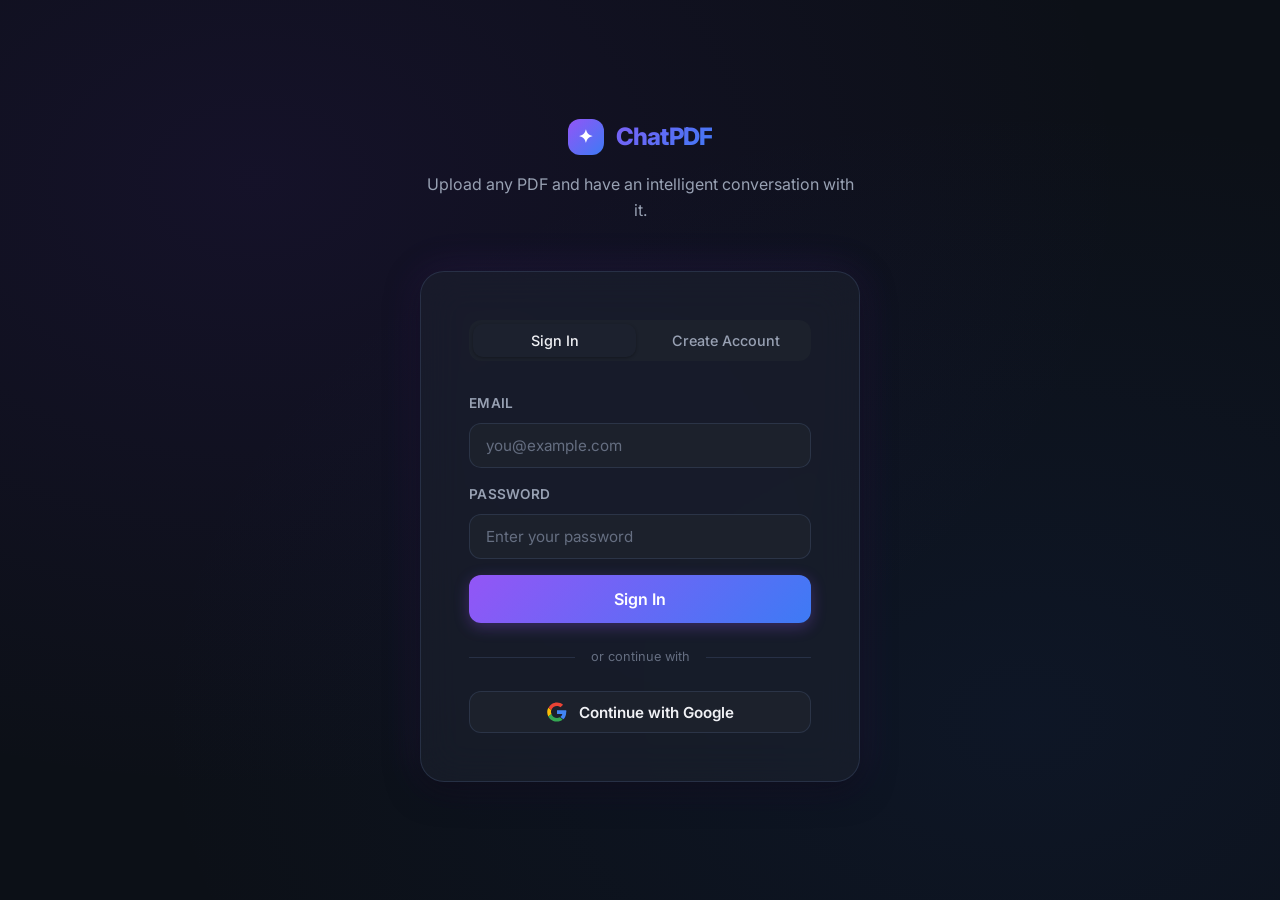
<file: frontend/index.html>
<!DOCTYPE html>
<html lang="en">
<head>
  <meta charset="UTF-8" />
  <meta name="viewport" content="width=device-width, initial-scale=1.0" />
  <title>ChatPDF — Sign In</title>
  <meta name="description" content="Sign in to ChatPDF to upload PDFs and have intelligent AI-powered conversations with your documents." />
  <link rel="stylesheet" href="styles/common.css" />
  <link rel="stylesheet" href="styles/index.css" />
</head>
<body>



<main class="page-center">
  <div class="auth-wrapper">

    
    <div class="auth-header">
      <div class="brand">
        <div class="brand-icon">✦</div>
        ChatPDF
      </div>
      <p>Upload any PDF and have an intelligent conversation with it.</p>
    </div>

    
    <div class="card">

      
      <div class="auth-tabs" role="tablist">
        <button
          id="tab-login"
          class="auth-tab active"
          role="tab"
          aria-selected="true"
          aria-controls="login-form"
        >Sign In</button>
        <button
          id="tab-register"
          class="auth-tab"
          role="tab"
          aria-selected="false"
          aria-controls="register-form"
        >Create Account</button>
      </div>

      
      <form id="login-form" novalidate>

        <div class="form-group">
          <label class="form-label" for="login-email">Email</label>
          <input
            type="email"
            id="login-email"
            class="form-input"
            placeholder="you@example.com"
            autocomplete="email"
            required
          />
        </div>

        <div class="form-group">
          <label class="form-label" for="login-password">Password</label>
          <input
            type="password"
            id="login-password"
            class="form-input"
            placeholder="Enter your password"
            autocomplete="current-password"
            required
          />
        </div>

        <button type="submit" id="login-submit" class="btn btn-primary btn-block btn-lg">
          Sign In
        </button>

      </form>

      
      <form id="register-form" style="display:none;" novalidate>

        <div class="form-group">
          <label class="form-label" for="reg-username">Username</label>
          <input
            type="text"
            id="reg-username"
            class="form-input"
            placeholder="Your display name"
            autocomplete="username"
            required
          />
        </div>

        <div class="form-group">
          <label class="form-label" for="reg-email">Email</label>
          <input
            type="email"
            id="reg-email"
            class="form-input"
            placeholder="you@example.com"
            autocomplete="email"
            required
          />
        </div>

        <div class="form-group">
          <label class="form-label" for="reg-password">Password</label>
          <input
            type="password"
            id="reg-password"
            class="form-input"
            placeholder="Minimum 8 characters"
            autocomplete="new-password"
            required
            minlength="8"
          />
        </div>

        <button type="submit" id="register-submit" class="btn btn-primary btn-block btn-lg">
          Create Account
        </button>

      </form>

     
      <div class="divider">or continue with</div>

      
      <button id="btn-google" class="btn btn-google">
        
        <svg width="20" height="20" viewBox="0 0 48 48" aria-hidden="true">
          <path fill="#EA4335" d="M24 9.5c3.6 0 6.4 1.6 8.4 3l6.2-6.2C34.7 3.1 29.7 1 24 1 15 1 7.3 6.3 3.6 13.8l7.2 5.6C12.7 13 17.9 9.5 24 9.5z"/>
          <path fill="#4285F4" d="M46.5 24.5c0-1.6-.1-3.2-.4-4.7H24v9.1h12.7c-.5 2.9-2.2 5.3-4.6 7l7.3 5.7c4.2-3.9 6.6-9.7 6.6-17.1z"/>
          <path fill="#FBBC05" d="M10.8 28.6A14.5 14.5 0 0 1 9.5 24c0-1.6.3-3.2.7-4.6L3 13.8A23.9 23.9 0 0 0 .5 24c0 3.8.9 7.4 2.5 10.6l7.8-6z"/>
          <path fill="#34A853" d="M24 47c5.5 0 10.2-1.8 13.6-5l-7.3-5.7c-1.8 1.2-4.1 1.9-6.3 1.9-6 0-11.2-3.5-13.2-9.6l-7.8 6c3.7 7.5 11.4 12.4 21 12.4z"/>
        </svg>
        Continue with Google
      </button>

    </div>
  </div>
</main>

<script src="js/utils.js"></script>
<script src="js/api.js"></script>
<script src="js/auth.js"></script>
<script>
  
  initAuthPage();
</script>

</body>
</html>
</file>
<file: frontend/styles/common.css>
@import url('https://fonts.googleapis.com/css2?family=Inter:wght@300;400;500;600;700;800&display=swap');

:root {
  --bg-base:         hsl(222, 30%, 7%);
  --bg-surface:      hsl(222, 25%, 10%);
  --bg-elevated:     hsl(222, 22%, 14%);
  --bg-glass:        hsla(222, 25%, 15%, 0.6);

  --brand-from:      hsl(263, 90%, 65%);
  --brand-to:        hsl(220, 90%, 60%);
  --brand-gradient:  linear-gradient(135deg, var(--brand-from), var(--brand-to));

  --accent-purple:   hsl(263, 90%, 65%);
  --accent-blue:     hsl(220, 90%, 60%);
  --accent-green:    hsl(155, 70%, 50%);
  --accent-amber:    hsl(38, 95%, 60%);
  --accent-red:      hsl(0, 75%, 60%);

  --text-primary:    hsl(220, 20%, 95%);
  --text-secondary:  hsl(220, 15%, 65%);
  --text-muted:      hsl(220, 12%, 45%);

  --border-subtle:   hsla(220, 25%, 35%, 0.4);
  --border-focus:    var(--accent-purple);

  --space-1: 4px;
  --space-2: 8px;
  --space-3: 12px;
  --space-4: 16px;
  --space-5: 24px;
  --space-6: 32px;
  --space-7: 48px;
  --space-8: 64px;

  --radius-sm:   6px;
  --radius-md:   12px;
  --radius-lg:   18px;
  --radius-xl:   24px;
  --radius-full: 9999px;

  --shadow-sm:   0 1px 3px hsla(0, 0%, 0%, 0.3);
  --shadow-md:   0 4px 16px hsla(0, 0%, 0%, 0.4);
  --shadow-lg:   0 8px 32px hsla(0, 0%, 0%, 0.5);
  --shadow-glow: 0 0 40px hsla(263, 90%, 65%, 0.15);

  --transition-fast:   150ms ease;
  --transition-normal: 250ms ease;
  --transition-slow:   400ms ease;
}

*, *::before, *::after {
  box-sizing: border-box;
  margin: 0;
  padding: 0;
}

html {
  font-size: 16px;
  -webkit-font-smoothing: antialiased;
  -moz-osx-font-smoothing: grayscale;
}

body {
  font-family: 'Inter', -apple-system, BlinkMacSystemFont, sans-serif;
  background-color: var(--bg-base);
  color: var(--text-primary);
  min-height: 100vh;
  line-height: 1.6;
  background-image:
    radial-gradient(ellipse at 20% 20%, hsla(263, 70%, 40%, 0.12) 0%, transparent 60%),
    radial-gradient(ellipse at 80% 80%, hsla(220, 70%, 40%, 0.10) 0%, transparent 60%);
}

h1, h2, h3, h4, h5, h6 {
  font-weight: 700;
  line-height: 1.2;
  letter-spacing: -0.02em;
}

h1 { font-size: clamp(1.8rem, 4vw, 2.8rem); }
h2 { font-size: clamp(1.4rem, 3vw, 2rem); }
h3 { font-size: 1.25rem; font-weight: 600; }

p { color: var(--text-secondary); }

a {
  color: var(--accent-purple);
  text-decoration: none;
  transition: color var(--transition-fast);
}
a:hover { color: var(--brand-from); text-decoration: underline; }

.page-center {
  min-height: 100vh;
  display: flex;
  align-items: center;
  justify-content: center;
  padding: var(--space-5);
}

.container {
  width: 100%;
  max-width: 1100px;
  margin: 0 auto;
  padding: 0 var(--space-5);
}

.card {
  background: var(--bg-glass);
  backdrop-filter: blur(20px);
  -webkit-backdrop-filter: blur(20px);
  border: 1px solid var(--border-subtle);
  border-radius: var(--radius-xl);
  padding: var(--space-7);
  box-shadow: var(--shadow-lg), var(--shadow-glow);
}

.card-sm {
  padding: var(--space-5);
  border-radius: var(--radius-lg);
}

.brand {
  display: inline-flex;
  align-items: center;
  gap: var(--space-3);
  font-size: 1.5rem;
  font-weight: 800;
  letter-spacing: -0.03em;
  background: var(--brand-gradient);
  -webkit-background-clip: text;
  -webkit-text-fill-color: transparent;
  background-clip: text;
}

.brand-icon {
  width: 36px;
  height: 36px;
  background: var(--brand-gradient);
  border-radius: var(--radius-md);
  display: flex;
  align-items: center;
  justify-content: center;
  font-size: 1.1rem;
  -webkit-text-fill-color: white;
  flex-shrink: 0;
}

.btn {
  display: inline-flex;
  align-items: center;
  justify-content: center;
  gap: var(--space-2);
  padding: 10px 20px;
  border-radius: var(--radius-md);
  font-family: inherit;
  font-size: 0.9rem;
  font-weight: 600;
  cursor: pointer;
  border: none;
  transition: all var(--transition-normal);
  white-space: nowrap;
  text-decoration: none;
}

.btn-primary {
  background: var(--brand-gradient);
  color: white;
  box-shadow: 0 4px 15px hsla(263, 90%, 65%, 0.3);
}
.btn-primary:hover {
  transform: translateY(-2px);
  box-shadow: 0 6px 25px hsla(263, 90%, 65%, 0.45);
}
.btn-primary:active { transform: translateY(0); }

.btn-secondary {
  background: transparent;
  color: var(--text-primary);
  border: 1px solid var(--border-subtle);
}
.btn-secondary:hover {
  background: var(--bg-elevated);
  border-color: var(--accent-purple);
  transform: translateY(-1px);
}

.btn-rag {
  background: linear-gradient(135deg, hsl(155, 60%, 35%), hsl(155, 70%, 45%));
  color: white;
  box-shadow: 0 4px 15px hsla(155, 70%, 45%, 0.3);
}
.btn-rag:hover {
  transform: translateY(-2px);
  box-shadow: 0 6px 25px hsla(155, 70%, 45%, 0.45);
}
.btn-rag.active {
  outline: 2px solid var(--accent-green);
  outline-offset: 2px;
}

.btn-summary {
  background: linear-gradient(135deg, hsl(38, 80%, 40%), hsl(38, 95%, 55%));
  color: white;
  box-shadow: 0 4px 15px hsla(38, 95%, 60%, 0.3);
}
.btn-summary:hover {
  transform: translateY(-2px);
  box-shadow: 0 6px 25px hsla(38, 95%, 60%, 0.45);
}
.btn-summary.active {
  outline: 2px solid var(--accent-amber);
  outline-offset: 2px;
}

.btn-danger {
  background: linear-gradient(135deg, hsl(0, 60%, 40%), hsl(0, 75%, 55%));
  color: white;
}
.btn-danger:hover { transform: translateY(-2px); }

.btn-block { width: 100%; }

.btn-sm { padding: 7px 14px; font-size: 0.8rem; }
.btn-lg { padding: 14px 28px; font-size: 1rem; }

.btn:disabled {
  opacity: 0.5;
  cursor: not-allowed;
  transform: none !important;
}

.form-group {
  display: flex;
  flex-direction: column;
  gap: var(--space-2);
  margin-bottom: var(--space-4);
}

.form-label {
  font-size: 0.85rem;
  font-weight: 600;
  color: var(--text-secondary);
  letter-spacing: 0.02em;
  text-transform: uppercase;
}

.form-input {
  width: 100%;
  padding: 12px 16px;
  background: var(--bg-elevated);
  border: 1px solid var(--border-subtle);
  border-radius: var(--radius-md);
  color: var(--text-primary);
  font-family: inherit;
  font-size: 0.95rem;
  transition: border-color var(--transition-fast), box-shadow var(--transition-fast);
  outline: none;
}

.form-input::placeholder { color: var(--text-muted); }
.form-input:focus {
  border-color: var(--border-focus);
  box-shadow: 0 0 0 3px hsla(263, 90%, 65%, 0.15);
}

.progress-container {
  width: 100%;
  height: 6px;
  background: var(--bg-elevated);
  border-radius: var(--radius-full);
  overflow: hidden;
  margin: var(--space-4) 0;
}

.progress-bar {
  height: 100%;
  background: var(--brand-gradient);
  border-radius: var(--radius-full);
  transition: width var(--transition-slow);
  width: 0%;
  position: relative;
}

.progress-bar::after {
  content: '';
  position: absolute;
  right: 0;
  top: 0;
  bottom: 0;
  width: 60px;
  background: linear-gradient(to right, transparent, hsla(0,0%,100%,0.4));
  animation: shimmer 1.2s infinite;
}

@keyframes shimmer {
  0%   { opacity: 0; }
  50%  { opacity: 1; }
  100% { opacity: 0; }
}

.progress-label {
  font-size: 0.8rem;
  color: var(--text-secondary);
  text-align: center;
  margin-top: var(--space-2);
}

.divider {
  display: flex;
  align-items: center;
  gap: var(--space-4);
  margin: var(--space-5) 0;
  color: var(--text-muted);
  font-size: 0.8rem;
}
.divider::before,
.divider::after {
  content: '';
  flex: 1;
  height: 1px;
  background: var(--border-subtle);
}

.btn-google {
  background: var(--bg-elevated);
  color: var(--text-primary);
  border: 1px solid var(--border-subtle);
  width: 100%;
  gap: var(--space-3);
  font-size: 0.95rem;
}
.btn-google:hover {
  background: var(--bg-glass);
  border-color: var(--accent-purple);
  transform: translateY(-1px);
}
.btn-google svg { flex-shrink: 0; }

.toast-container {
  position: fixed;
  bottom: var(--space-6);
  right: var(--space-6);
  display: flex;
  flex-direction: column;
  gap: var(--space-3);
  z-index: 1000;
}

.toast {
  padding: var(--space-4) var(--space-5);
  border-radius: var(--radius-lg);
  font-size: 0.9rem;
  font-weight: 500;
  backdrop-filter: blur(20px);
  border: 1px solid var(--border-subtle);
  box-shadow: var(--shadow-lg);
  animation: slideInRight 0.3s ease forwards;
  max-width: 360px;
}

.toast-success { background: hsla(155, 60%, 20%, 0.9); color: hsl(155, 70%, 70%); border-color: hsl(155, 50%, 30%); }
.toast-error   { background: hsla(0, 60%, 20%, 0.9);   color: hsl(0, 70%, 70%);   border-color: hsl(0, 50%, 30%); }
.toast-info    { background: hsla(220, 60%, 20%, 0.9);  color: hsl(220, 70%, 75%); border-color: hsl(220, 50%, 35%); }

@keyframes slideInRight {
  from { transform: translateX(100px); opacity: 0; }
  to   { transform: translateX(0);     opacity: 1; }
}

.spinner {
  width: 20px;
  height: 20px;
  border: 2px solid hsla(263, 90%, 65%, 0.2);
  border-top-color: var(--accent-purple);
  border-radius: 50%;
  animation: spin 0.7s linear infinite;
  display: inline-block;
}
@keyframes spin { to { transform: rotate(360deg); } }

.empty-state {
  text-align: center;
  padding: var(--space-8);
  color: var(--text-muted);
}
.empty-state-icon { font-size: 4rem; margin-bottom: var(--space-4); display: block; }
.empty-state h3 { color: var(--text-secondary); margin-bottom: var(--space-3); }

@media (max-width: 640px) {
  .card { padding: var(--space-5); }
}
</file>
<file: frontend/styles/index.css>
.auth-wrapper {
  width: 100%;
  max-width: 440px;
}

.auth-header {
  text-align: center;
  margin-bottom: var(--space-7);
}

.auth-header .brand { justify-content: center; margin-bottom: var(--space-4); }
.auth-header p { font-size: 1rem; }

.auth-tabs {
  display: flex;
  gap: var(--space-2);
  background: var(--bg-elevated);
  border-radius: var(--radius-md);
  padding: 4px;
  margin-bottom: var(--space-6);
}

.auth-tab {
  flex: 1;
  padding: 8px;
  border-radius: calc(var(--radius-md) - 2px);
  border: none;
  background: transparent;
  color: var(--text-secondary);
  font-family: inherit;
  font-size: 0.9rem;
  font-weight: 500;
  cursor: pointer;
  transition: all var(--transition-fast);
}
.auth-tab.active {
  background: var(--bg-glass);
  color: var(--text-primary);
  box-shadow: var(--shadow-sm);
}
</file>
<file: frontend/styles/chat.css>
.chat-layout {
  display: flex;
  flex-direction: column;
  height: 100vh;
  overflow: hidden;
}

.chat-header {
  display: flex;
  align-items: center;
  justify-content: space-between;
  padding: var(--space-4) var(--space-6);
  background: var(--bg-glass);
  backdrop-filter: blur(20px);
  border-bottom: 1px solid var(--border-subtle);
  flex-shrink: 0;
  gap: var(--space-4);
}

.chat-doc-name {
  font-weight: 600;
  font-size: 0.95rem;
  color: var(--text-primary);
  white-space: nowrap;
  overflow: hidden;
  text-overflow: ellipsis;
  max-width: 300px;
}

.chat-messages {
  flex: 1;
  overflow-y: auto;
  padding: var(--space-6);
  display: flex;
  flex-direction: column;
  gap: var(--space-5);
  scroll-behavior: smooth;
}

.chat-messages::-webkit-scrollbar { width: 6px; }
.chat-messages::-webkit-scrollbar-track { background: transparent; }
.chat-messages::-webkit-scrollbar-thumb {
  background: var(--border-subtle);
  border-radius: var(--radius-full);
}

.chat-message-pair {
  display: flex;
  flex-direction: column;
  gap: var(--space-3);
  animation: fadeInUp 0.3s ease;
}

@keyframes fadeInUp {
  from { opacity: 0; transform: translateY(10px); }
  to   { opacity: 1; transform: translateY(0); }
}

.message-question {
  align-self: flex-end;
  max-width: 70%;
  background: var(--brand-gradient);
  color: white;
  padding: var(--space-4) var(--space-5);
  border-radius: var(--radius-lg) var(--radius-lg) var(--radius-sm) var(--radius-lg);
  font-size: 0.95rem;
  line-height: 1.5;
  box-shadow: var(--shadow-sm);
}

.message-mode-badge {
  align-self: flex-end;
  font-size: 0.7rem;
  color: var(--text-muted);
  margin-top: -var(--space-2);
  padding-right: var(--space-2);
}

.message-answer {
  align-self: flex-start;
  max-width: 80%;
  background: var(--bg-glass);
  border: 1px solid var(--border-subtle);
  padding: var(--space-5);
  border-radius: var(--radius-sm) var(--radius-lg) var(--radius-lg) var(--radius-lg);
  font-size: 0.95rem;
  line-height: 1.6;
  color: var(--text-primary);
  backdrop-filter: blur(10px);
}

.source-chunk-wrapper {
  align-self: flex-start;
  max-width: 80%;
}

.source-chunk-toggle {
  font-size: 0.78rem;
  color: var(--accent-green);
  cursor: pointer;
  background: none;
  border: none;
  font-family: inherit;
  padding: 0;
  display: flex;
  align-items: center;
  gap: var(--space-1);
  transition: color var(--transition-fast);
}
.source-chunk-toggle:hover { color: var(--accent-purple); }

.source-chunk-content {
  display: none;
  margin-top: var(--space-2);
  padding: var(--space-4);
  background: hsla(155, 50%, 15%, 0.4);
  border-left: 3px solid var(--accent-green);
  border-radius: 0 var(--radius-md) var(--radius-md) 0;
  font-size: 0.82rem;
  color: var(--text-secondary);
  line-height: 1.6;
}
.source-chunk-content.open { display: block; }

.summary-note {
  align-self: flex-start;
  font-size: 0.78rem;
  color: var(--accent-amber);
  display: flex;
  align-items: center;
  gap: var(--space-1);
}

.chat-input-area {
  flex-shrink: 0;
  padding: var(--space-4) var(--space-6);
  background: var(--bg-glass);
  backdrop-filter: blur(20px);
  border-top: 1px solid var(--border-subtle);
}

.mode-selector {
  display: flex;
  gap: var(--space-3);
  margin-bottom: var(--space-4);
  flex-wrap: wrap;
}

.mode-label {
  font-size: 0.75rem;
  color: var(--text-muted);
  font-weight: 600;
  text-transform: uppercase;
  letter-spacing: 0.05em;
  display: flex;
  align-items: center;
  margin-right: var(--space-1);
}

.chat-input-row {
  display: flex;
  gap: var(--space-3);
  align-items: flex-end;
}

.chat-textarea {
  flex: 1;
  resize: none;
  min-height: 48px;
  max-height: 140px;
  padding: 12px 16px;
  background: var(--bg-elevated);
  border: 1px solid var(--border-subtle);
  border-radius: var(--radius-lg);
  color: var(--text-primary);
  font-family: inherit;
  font-size: 0.95rem;
  line-height: 1.5;
  outline: none;
  transition: border-color var(--transition-fast), box-shadow var(--transition-fast);
}
.chat-textarea::placeholder { color: var(--text-muted); }
.chat-textarea:focus {
  border-color: var(--border-focus);
  box-shadow: 0 0 0 3px hsla(263, 90%, 65%, 0.15);
}

.send-btn {
  width: 48px;
  height: 48px;
  border-radius: var(--radius-md);
  background: var(--brand-gradient);
  color: white;
  border: none;
  cursor: pointer;
  display: flex;
  align-items: center;
  justify-content: center;
  font-size: 1.1rem;
  transition: all var(--transition-fast);
  flex-shrink: 0;
}
.send-btn:hover { transform: scale(1.05); }
.send-btn:disabled { opacity: 0.4; cursor: not-allowed; transform: none; }

.typing-indicator {
  display: flex;
  align-items: center;
  gap: 5px;
  padding: var(--space-4) var(--space-5);
  background: var(--bg-glass);
  border: 1px solid var(--border-subtle);
  border-radius: var(--radius-sm) var(--radius-lg) var(--radius-lg) var(--radius-lg);
  align-self: flex-start;
  width: fit-content;
}
.typing-indicator span {
  width: 8px;
  height: 8px;
  background: var(--accent-purple);
  border-radius: 50%;
  animation: bounce 1.2s infinite;
}
.typing-indicator span:nth-child(2) { animation-delay: 0.2s; }
.typing-indicator span:nth-child(3) { animation-delay: 0.4s; }
@keyframes bounce {
  0%, 80%, 100% { transform: translateY(0); }
  40%           { transform: translateY(-8px); }
}

@media (max-width: 640px) {
  .chat-header { padding: var(--space-3) var(--space-4); }
  .chat-messages { padding: var(--space-4); }
  .chat-input-area { padding: var(--space-3) var(--space-4); }
  .message-question, .message-answer { max-width: 95%; }
}
</file>
<file: frontend/styles/dashboard.css>
.dashboard-header {
  display: flex;
  align-items: center;
  justify-content: space-between;
  padding: var(--space-5) var(--space-6);
  background: var(--bg-glass);
  backdrop-filter: blur(20px);
  border-bottom: 1px solid var(--border-subtle);
  position: sticky;
  top: 0;
  z-index: 100;
}

.dashboard-main {
  padding: var(--space-7) var(--space-6);
  max-width: 1000px;
  margin: 0 auto;
}

.greeting-section {
  margin-bottom: var(--space-7);
}

.greeting-section h1 {
  background: var(--brand-gradient);
  -webkit-background-clip: text;
  -webkit-text-fill-color: transparent;
  background-clip: text;
  margin-bottom: var(--space-2);
}

.upload-zone {
  border: 2px dashed var(--border-subtle);
  border-radius: var(--radius-xl);
  padding: var(--space-8);
  text-align: center;
  cursor: pointer;
  transition: all var(--transition-normal);
  position: relative;
  overflow: hidden;
  margin-bottom: var(--space-7);
}

.upload-zone:hover,
.upload-zone.drag-over {
  border-color: var(--accent-purple);
  background: hsla(263, 90%, 65%, 0.05);
}

.upload-zone input[type="file"] {
  position: absolute;
  inset: 0;
  opacity: 0;
  cursor: pointer;
  width: 100%;
  height: 100%;
}

.upload-icon {
  font-size: 3rem;
  margin-bottom: var(--space-4);
  display: block;
}

.sessions-grid {
  display: grid;
  grid-template-columns: repeat(auto-fill, minmax(300px, 1fr));
  gap: var(--space-4);
}

.session-card {
  background: var(--bg-glass);
  backdrop-filter: blur(10px);
  border: 1px solid var(--border-subtle);
  border-radius: var(--radius-lg);
  padding: var(--space-5);
  cursor: pointer;
  transition: all var(--transition-normal);
}

.session-card:hover {
  border-color: var(--accent-purple);
  transform: translateY(-3px);
  box-shadow: var(--shadow-md), 0 0 20px hsla(263, 90%, 65%, 0.1);
}

.session-card-icon {
  font-size: 2rem;
  margin-bottom: var(--space-3);
}

.session-card-title {
  font-weight: 600;
  font-size: 0.95rem;
  color: var(--text-primary);
  margin-bottom: var(--space-2);
  white-space: nowrap;
  overflow: hidden;
  text-overflow: ellipsis;
}

.session-card-date {
  font-size: 0.8rem;
  color: var(--text-muted);
}

.section-title {
  font-size: 1.1rem;
  font-weight: 600;
  color: var(--text-primary);
  margin-bottom: var(--space-5);
  display: flex;
  align-items: center;
  gap: var(--space-3);
}

.section-title::after {
  content: '';
  flex: 1;
  height: 1px;
  background: var(--border-subtle);
}

.badge {
  display: inline-flex;
  align-items: center;
  padding: 2px 8px;
  border-radius: var(--radius-full);
  font-size: 0.7rem;
  font-weight: 600;
  text-transform: uppercase;
  letter-spacing: 0.04em;
}
.badge-green  { background: hsla(155, 70%, 25%, 0.6); color: hsl(155, 70%, 65%); }
.badge-amber  { background: hsla(38, 95%, 25%, 0.6);  color: hsl(38, 95%, 65%); }
.badge-purple { background: hsla(263, 90%, 25%, 0.6); color: hsl(263, 90%, 75%); }

@media (max-width: 640px) {
  .dashboard-main { padding: var(--space-5) var(--space-4); }
  .sessions-grid { grid-template-columns: 1fr; }
}
</file>
